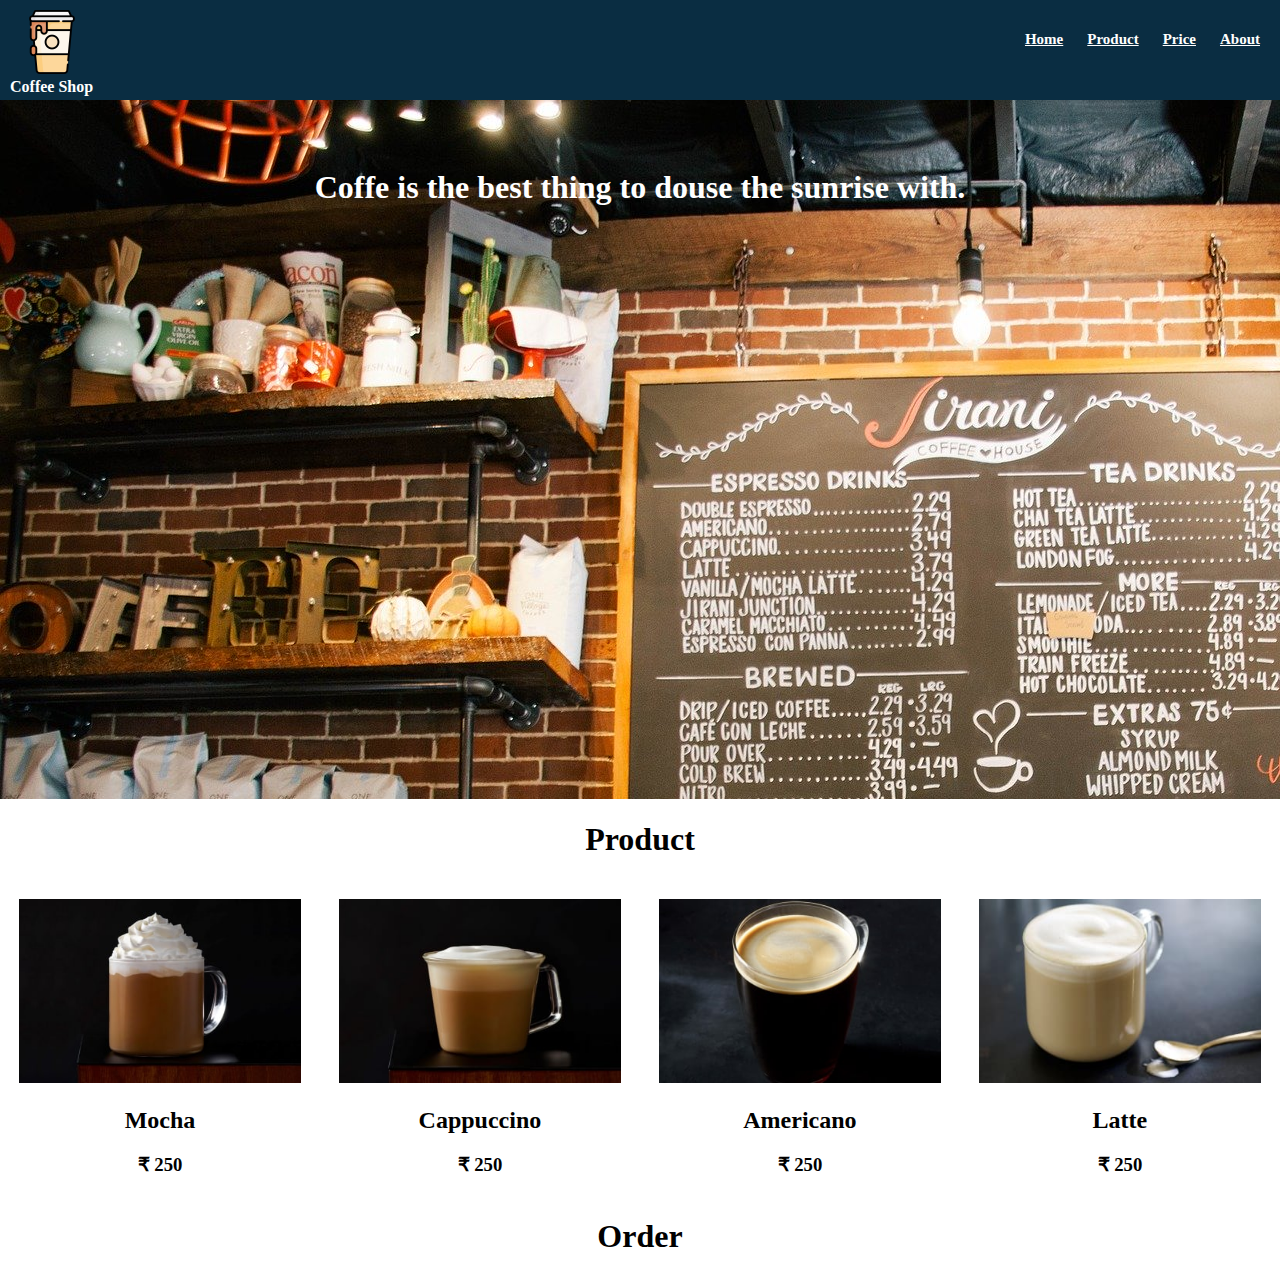
<file: coffee shop/index.html>
<!DOCTYPE html>
<html>
    <head>
      <meta name= "viewport" content ="width:device-width, initial-scale=1.0">
        <title>Learning html</title>
        <link rel="stylesheet" type="text/css" href="coffeeshop.css">
        
    </head>
    <body>
   <div class="container">
   <header class="coffe-header">
    <div class="div-logo">
      <img src="coffee-logo.png">
    
    <span class="logo-text">
      Coffee Shop
    </span>
    
</div>
<nav class="coffee-nav">
  <a href="#">Home </a>
  <a href="#">Product </a>
  <a href="#">Price </a>
  <a href="#">About </a>
</nav>
   </header>
   <div class="site-content">
    <div class="image-content">
      <h1 class="quote">Coffe is the best thing to douse the sunrise with.</h1>
    </div> 
    <div class="card-list">
      <h1 id="product">Product</h1>
      <div class="card">
        <img src="mocha-image.png">
        <div>
          <h2>Mocha</h2>
          <h3>&#8377; 250</h3>
        </div>
      </div>
      <div class="card">
        <img src="cappuccino-image.png">
        <div>
          <h2>Cappuccino</h2>
          <h3>&#8377; 250</h3>
        </div>
      </div>
      <div class="card">
        <img src="americano-image.png">
        <div>
          <h2>Americano</h2>
          <h3>&#8377; 250</h3>
        </div>
        </div>
        <div class="card">
          <img src="latte-image.png">
          <div>
            <h2>Latte</h2>
            <h3>&#8377; 250</h3>
          </div>
          </div>





      </div>
      <div class="order-section">
        <h1 id="order">Order</h1>
        <script type="text/javascript" src="https://form.jotform.com/jsform/241934986448069"></script>
      </div>
    </div>
   </div>
    </div>
  
</body>
</html>
</file>
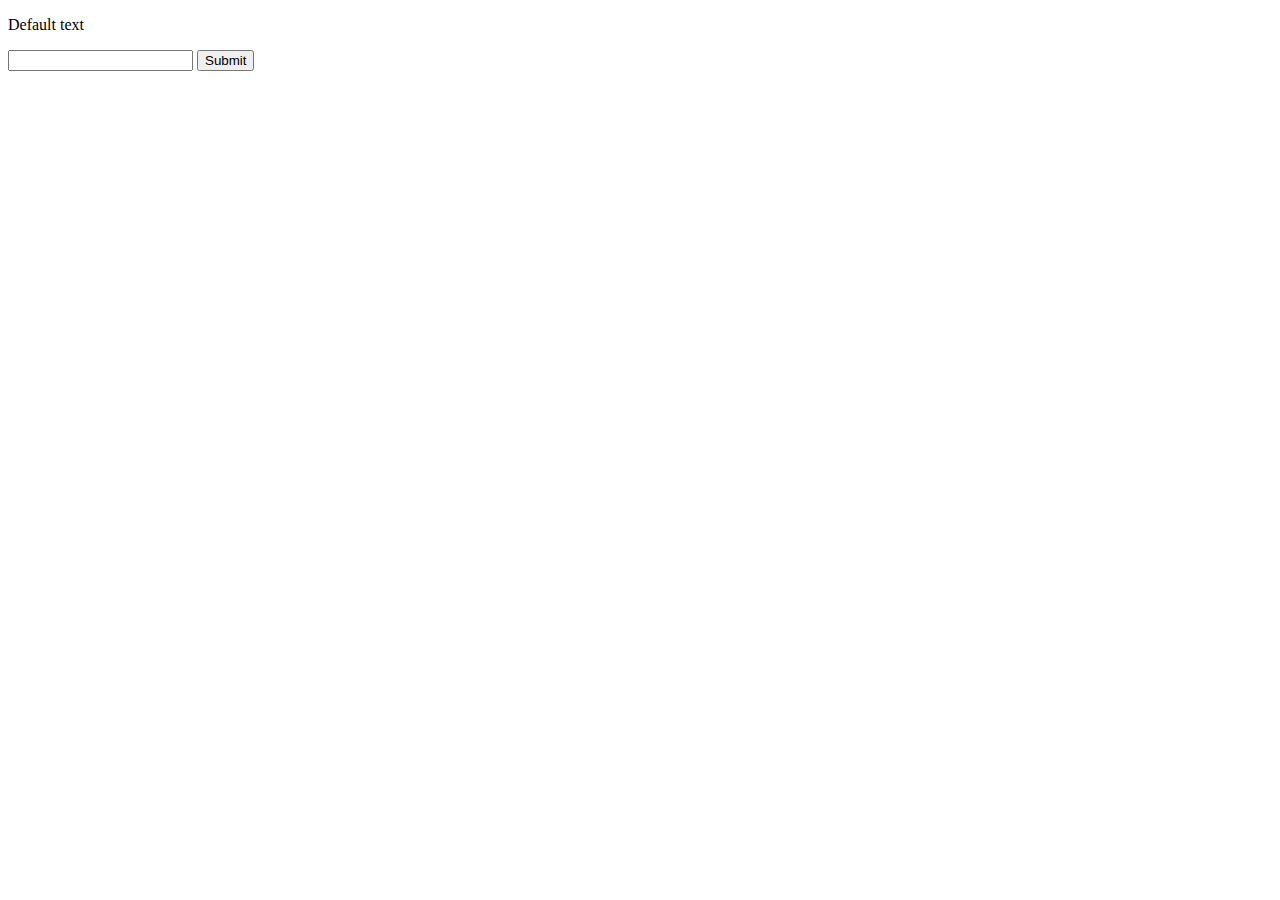
<file: coffee shop/javascript.html>
<!DOCTYPE html>
<html>
    <head>
        <title></title>
    </head>
    <body>
        
        <p id="output">Default text </p>
        <input id="city">
        <button onclick="show_temp()">Submit</button>
        <script type="text/javascript">
        function show_temp(){
            document.getElementById("output").style.color="red";
            document.getElementById("output").style.fontSize="20px";
            city = document.getElementById("city").value;
            httpRequest = new XMLHttpRequest();
            url= "https://api.weatherbit.io/v2.0/current?city="+city+" &key=941521699b854ba3ab1d6a5e47cf9de5";
            httpRequest.open("GET", url);
            httpRequest.send();

            httpRequest.onreadystatechange = function(){
                if(this.readyState == 4 && this.status == 200){
                    user_data=JSON.parse(this.responseText);
                    document.getElementById("output").innerHTML
                    =user_data.data[0].temp;
                }
            }
        }
       
        </script>
    </body>
</html>
</file>
<file: coffee shop/coffeeshop.css>
body{
    margin:0px;
}
.coffe-header{
    height:100px;
    width:100%;
    background-color: #0a2d42;
    position:fixed;
    right:0px;
    left:0px;
    z-index: 100;
    
}
.div-logo{
height:100%;
text-align: center;
margin:10px;
float:left;
}
.logo-text{
    display:block;
    font-family: Helvetica Neue;
    font-weight:bold;
    color:white;

}
.coffee-nav{
    float:right;
    height: 100%;
}
.coffee-nav a{
    color:white;
    font-size:15px;
    font-weight: 700;
    font-family: Helvetica Neue;
    padding-right:20px;
    padding-top: 12%;
    display:inline-block;

}
.site-content{
    position:absolute;
    top:78px;
    width:100%;
}
.image-content{
    background-image: url("background-image.jpg");
    height:700px;
    width:100%;
    text-align: center;
}
.quote{
    color:white;
    font-family:Helvetica Neue;
    position:relative;
    top:10%;
}
.card-list{
    width:100%;
}
#product{
    text-align: center;
}
.card{
    width:22%;
    padding:1.5%;
    height:300px;
    text-align:center;
    float:left;
}
.card img{
    width:100%;

}
.order-selection{
    width:100%;
}
#order{
    text-align: center;
}
.form{
    width:200px;
    margin:0 auto;
}
.form input{
    padding:10px;
    margin:10px;
}
</file>
